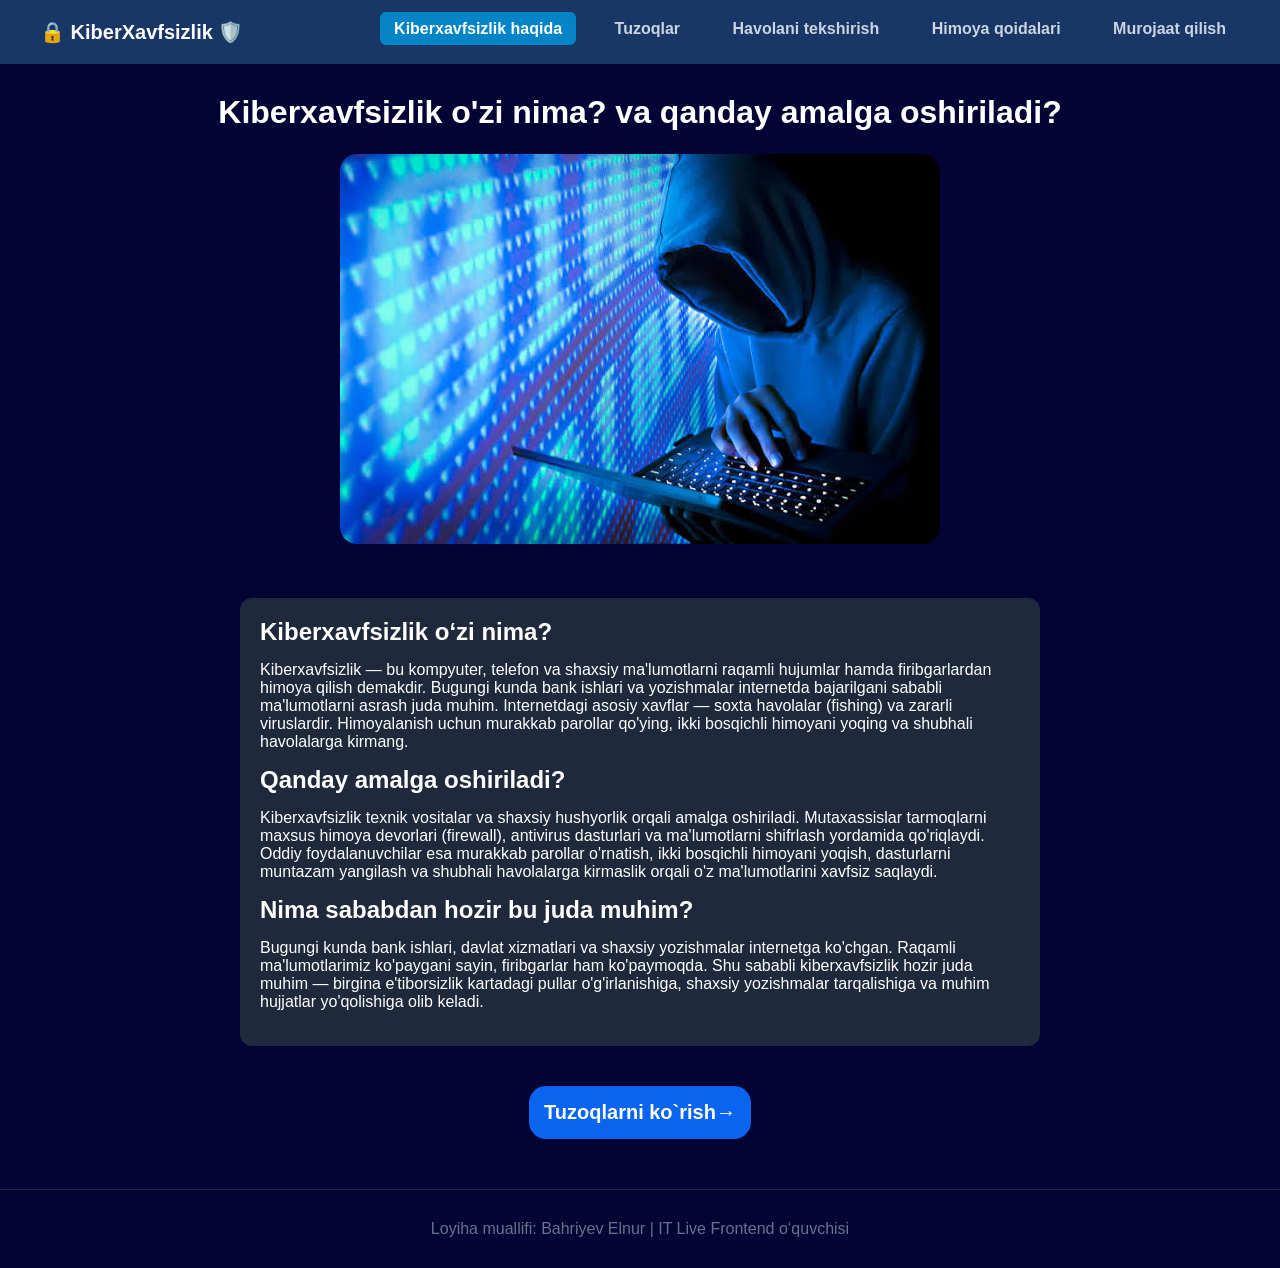
<file: index.html>
<!DOCTYPE html>
<html lang="en">
<head>
    <meta charset="UTF-8">
    <meta name="viewport" content="width=device-width, initial-scale=1.0">
    <title>Document</title>
    <link rel="stylesheet" href="style.css">
</head>
<body>
    <nav>
        <div class="logo"> 🔒 KiberXavfsizlik 🛡️ </div>
        <div class="links">
            <a href="index.html " class="active">Kiberxavfsizlik haqida</a>
            <a href="tuzoqlar.html">Tuzoqlar</a>
            <a href="./turlari.html"> Havolani tekshirish </a>
            <a href="./firibgar.html"> Himoya qoidalari</a>
            <a href="./murojat.html">Murojaat qilish</a>
           

        </div>
    </nav>
    <header>
        <h1>Kiberxavfsizlik o'zi nima? va qanday amalga oshiriladi?</h1>
      
        <img src="./images.jpg" alt="" class="image-style">
    </header>
    <main class="conatainer">
        <div class="main-box">
  <h2>Kiberxavfsizlik o‘zi nima?</h2>
   <p>Kiberxavfsizlik — bu kompyuter, telefon va shaxsiy ma'lumotlarni raqamli hujumlar hamda firibgarlardan himoya qilish demakdir. Bugungi kunda bank ishlari va yozishmalar internetda bajarilgani sababli ma'lumotlarni asrash juda muhim.
Internetdagi asosiy xavflar — soxta havolalar (fishing) va zararli viruslardir. Himoyalanish uchun murakkab parollar qo'ying, ikki bosqichli himoyani yoqing va shubhali havolalarga kirmang.</p>
<h2>Qanday amalga oshiriladi?</h2>
<p>Kiberxavfsizlik texnik vositalar va shaxsiy hushyorlik orqali amalga oshiriladi. Mutaxassislar tarmoqlarni maxsus himoya devorlari (firewall), antivirus dasturlari va ma'lumotlarni shifrlash yordamida qo'riqlaydi.
Oddiy foydalanuvchilar esa murakkab parollar o'rnatish, ikki bosqichli himoyani yoqish, dasturlarni muntazam yangilash va shubhali havolalarga kirmaslik orqali o'z ma'lumotlarini xavfsiz saqlaydi.</p>
 <h2>Nima sababdan hozir bu juda muhim?</h2>
 <p>Bugungi kunda bank ishlari, davlat xizmatlari va shaxsiy yozishmalar internetga ko'chgan. Raqamli ma'lumotlarimiz ko'paygani sayin, firibgarlar ham ko'paymoqda.
Shu sababli kiberxavfsizlik hozir juda muhim — birgina e'tiborsizlik kartadagi pullar o'g'irlanishiga, shaxsiy yozishmalar tarqalishiga va muhim hujjatlar yo'qolishiga olib keladi.</p>
        </div>
        <div class="ft-btn"> <a href="./tuzoqlar.html" class="btn">Tuzoqlarni ko`rish→</a> </div>
    
</main>

<footer>
     <p>Loyiha muallifi: Bahriyev Elnur | IT Live Frontend o‘quvchisi</p>

</footer>
</body>
</html>
</file>
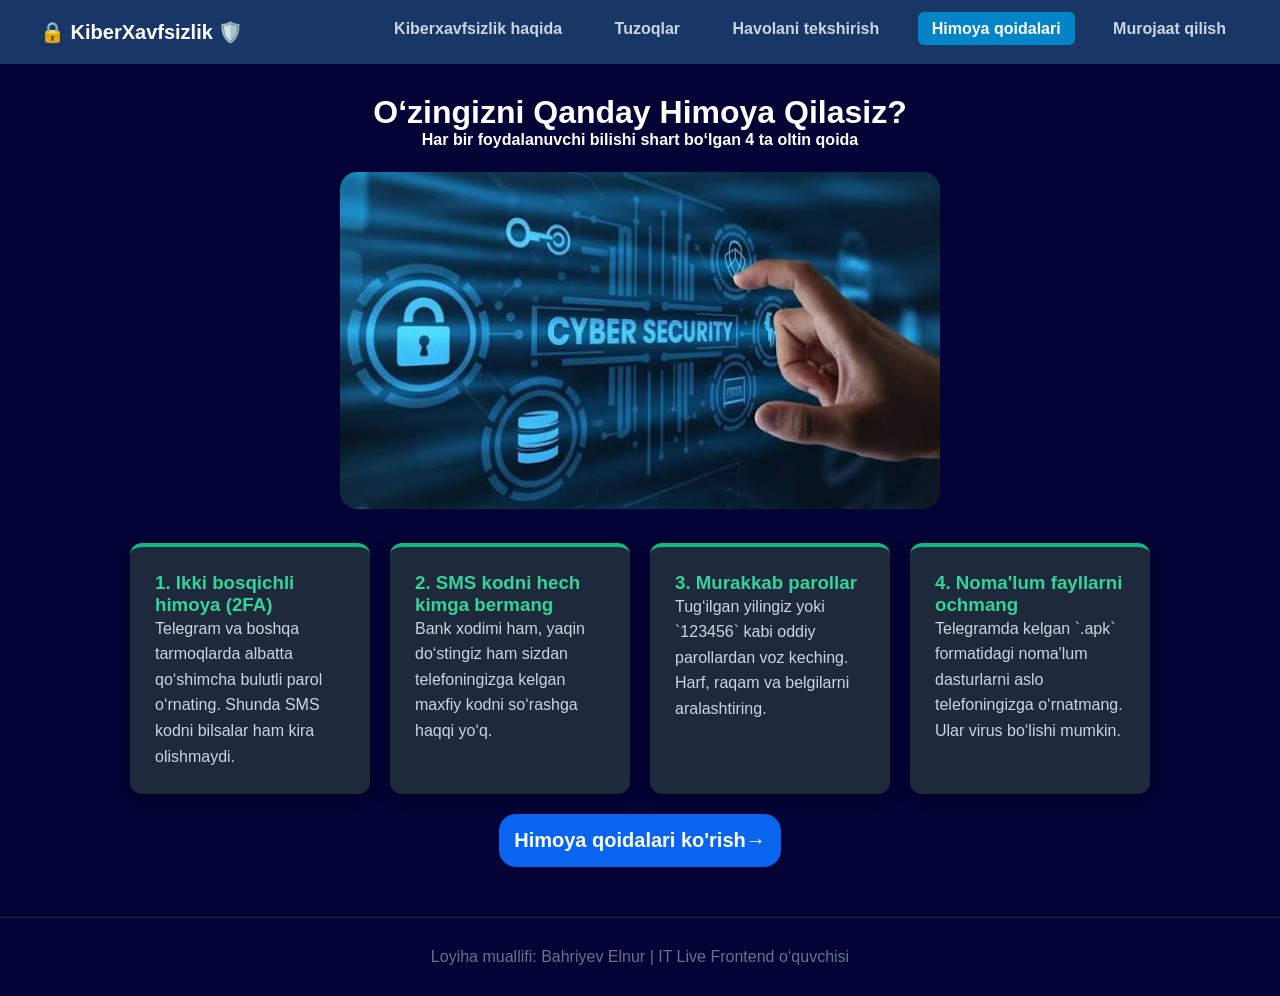
<file: firibgar.html>
<!DOCTYPE html>
<html lang="uz">
<head>
  <meta charset="UTF-8">
  <title>Himoya Qoidalari - KiberHimoya</title>
  <link rel="stylesheet" href="style.css">
</head>
<body>

    <nav>
        <div class="logo"> 🔒 KiberXavfsizlik 🛡️ </div>
        <div class="links">
            <a href="index.html ">Kiberxavfsizlik haqida</a>
            <a href="tuzoqlar.html">Tuzoqlar</a>
            <a href="./turlari.html"> Havolani tekshirish </a>
            <a href="./firibgar.html" class="active"> Himoya qoidalari</a>
            <a href="./murojat.html">Murojaat qilish</a>
           

        </div>
    </nav>

 <header>
    <h1>O‘zingizni Qanday Himoya Qilasiz?</h1>
    <p>Har bir foydalanuvchi bilishi shart bo‘lgan 4 ta oltin qoida</p>
    <img src="./imn.png" alt="" class="image-style">
  </header>

  <main class="container">
    <div class="cards">
      <div class="card safe">
        <h3>1. Ikki bosqichli himoya (2FA)</h3>
        <p>Telegram va boshqa tarmoqlarda albatta qo‘shimcha bulutli parol o‘rnating. Shunda SMS kodni bilsalar ham kira olishmaydi.</p>
      </div>

      <div class="card safe">
        <h3>2. SMS kodni hech kimga bermang</h3>
        <p>Bank xodimi ham, yaqin do‘stingiz ham sizdan telefoningizga kelgan maxfiy kodni so‘rashga haqqi yo‘q.</p>
      </div>

      <div class="card safe">
        <h3>3. Murakkab parollar</h3>
        <p>Tug‘ilgan yilingiz yoki `123456` kabi oddiy parollardan voz keching. Harf, raqam va belgilarni aralashtiring.</p>
      </div>

      <div class="card safe">
        <h3>4. Noma'lum fayllarni ochmang</h3>
        <p>Telegramda kelgan `.apk` formatidagi noma'lum dasturlarni aslo telefoningizga o‘rnatmang. Ular virus bo‘lishi mumkin.</p>
      </div>
    </div>

  </main>
          <div class="ft-btn"> <a href="./firibgar.html" class="btn">Himoya qoidalari ko'rish→</a> </div>


  <footer>
    <p>Loyiha muallifi: Bahriyev Elnur | IT Live Frontend o‘quvchisi</p>
  </footer>


</body>
</html>
</file>
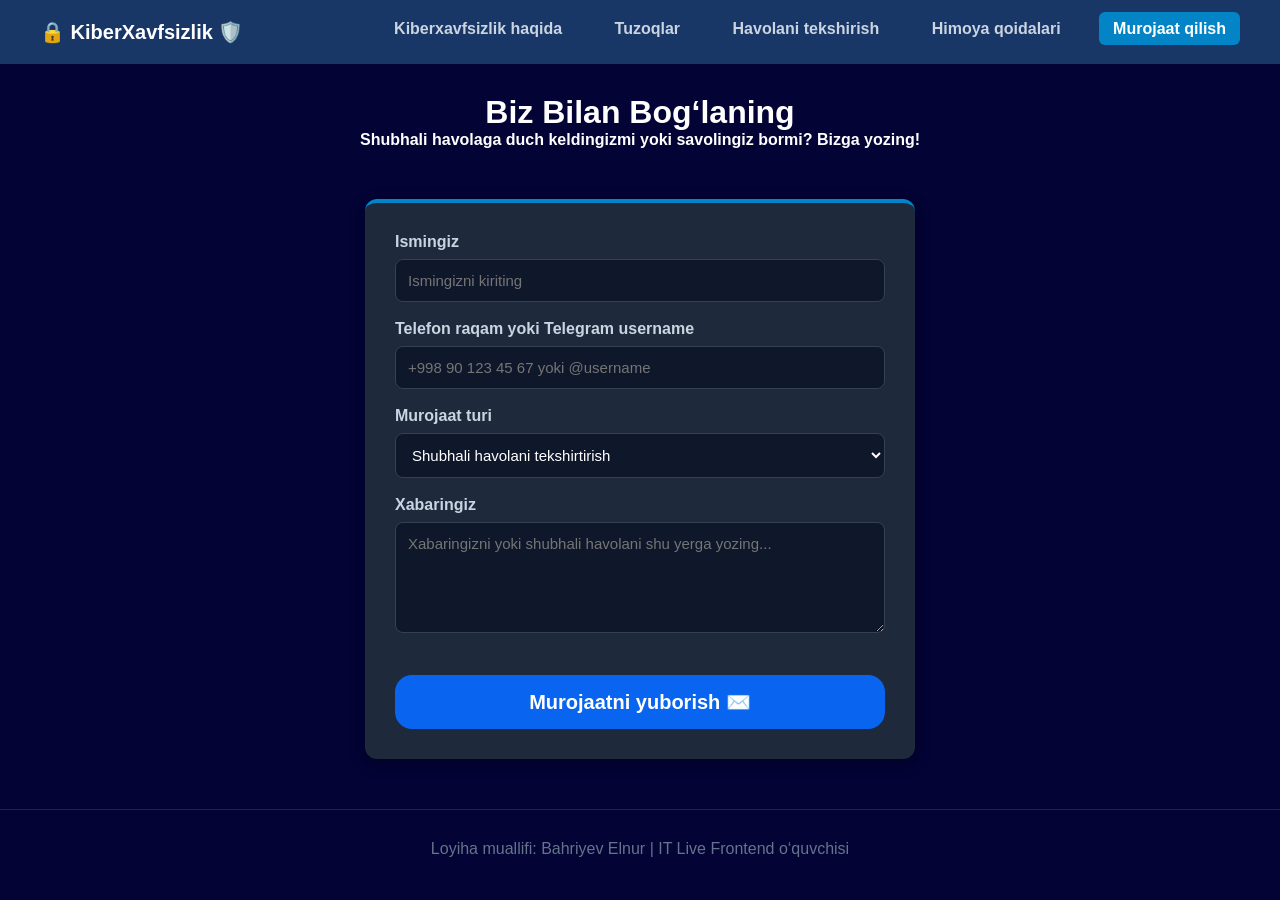
<file: murojat.html>
<!DOCTYPE html>
<html lang="uz">
<head>
    <meta charset="UTF-8">
    <meta name="viewport" content="width=device-width, initial-scale=1.0">
    <title>Murojaat qilish - KiberXavfsizlik</title>
    <link rel="stylesheet" href="style.css">
</head>
<body>
    <nav>
        <div class="logo"> 🔒 KiberXavfsizlik 🛡️ </div>
        <div class="links">
            <a href="index.html">Kiberxavfsizlik haqida</a>
            <a href="tuzoqlar.html">Tuzoqlar</a>
            <a href="./turlari.html">Havolani tekshirish</a>
            <a href="./firibgar.html">Himoya qoidalari</a>
            <a href="./murojat.html" class="active">Murojaat qilish</a>
        </div>
    </nav>

    <header>
        <h1>Biz Bilan Bog‘laning</h1>
        <p>Shubhali havolaga duch keldingizmi yoki savolingiz bormi? Bizga yozing!</p>
    </header>

    <main class="container">
        <div class="contact-box">
            <form action="#" method="POST">
                <div class="input-group">
                    <label for="name">Ismingiz</label>
                    <input type="text" id="name" name="name" placeholder="Ismingizni kiriting" required>
                </div>

                <div class="input-group">
                    <label for="contact">Telefon raqam yoki Telegram username</label>
                    <input type="text" id="contact" name="contact" placeholder="+998 90 123 45 67 yoki @username" required>
                </div>

                <div class="input-group">
                    <label for="topic">Murojaat turi</label>
                    <select id="topic" name="topic">
                        <option value="havola">Shubhali havolani tekshirtirish</option>
                        <option value="firibgar">Firibgarlik holati haqida xabar</option>
                        <option value="savol">Kiberxavfsizlik bo‘yicha savol</option>
                    </select>
                </div>

                <div class="input-group">
                    <label for="message">Xabaringiz</label>
                    <textarea id="message" name="message" rows="5" placeholder="Xabaringizni yoki shubhali havolani shu yerga yozing..." required></textarea>
                </div>

                <button type="submit" class="btn submit-btn">Murojaatni yuborish ✉️</button>
            </form>
        </div>
    </main>

    <footer>
        <p>Loyiha muallifi: Bahriyev Elnur | IT Live Frontend o‘quvchisi</p>
    </footer>
</body>
</html>
</file>
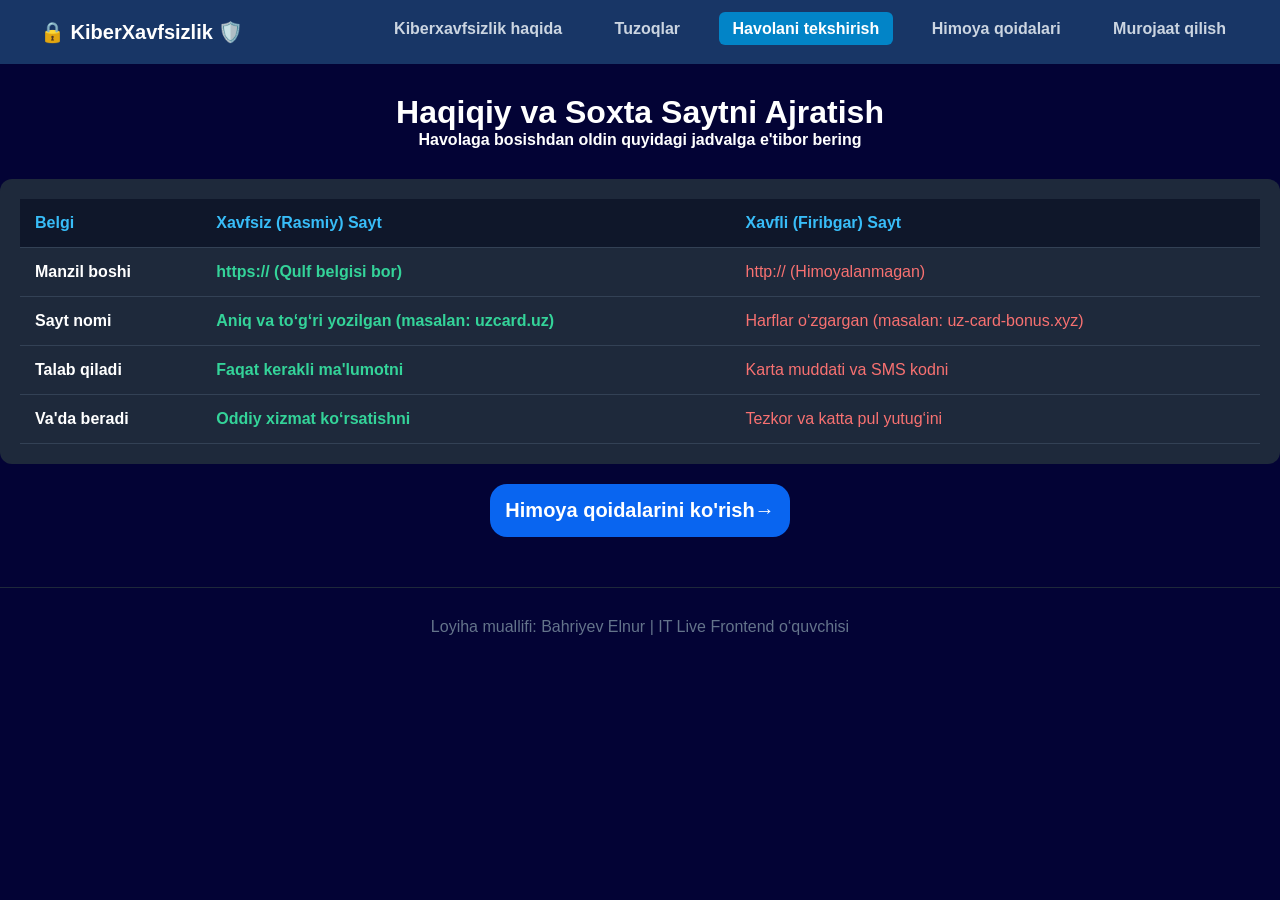
<file: turlari.html>
<!DOCTYPE html>
<html lang="uz">
<head>
  <meta charset="UTF-8">
  <title>Himoya Qoidalari - KiberHimoya</title>
  <link rel="stylesheet" href="style.css">
</head>
<body>
 <nav>
        <div class="logo"> 🔒 KiberXavfsizlik 🛡️ </div>
        <div class="links">
            <a href="index.html ">Kiberxavfsizlik haqida</a>
            <a href="tuzoqlar.html">Tuzoqlar</a>
            <a href="./turlari.html" class="active">  Havolani tekshirish</a>
            <a href="./firibgar.html"> Himoya qoidalari</a>
           <a href="./murojat.html">Murojaat qilish</a>

        </div>
    </nav>

  <header>
    <h1>Haqiqiy va Soxta Saytni Ajratish</h1>
    <p>Havolaga bosishdan oldin quyidagi jadvalga e'tibor bering</p>
  </header>

  <main class="container">
    <div class="table-box">
      <table>
        <thead>
          <tr>
            <th>Belgi</th>
            <th>Xavfsiz (Rasmiy) Sayt</th>
            <th>Xavfli (Firibgar) Sayt</th>
          </tr>
        </thead>
        <tbody>
          <tr>
            <td><strong>Manzil boshi</strong></td>
            <td class="text-green">https:// (Qulf belgisi bor)</td>
            <td class="text-red">http:// (Himoyalanmagan)</td>
          </tr>
          <tr>
            <td><strong>Sayt nomi</strong></td>
            <td class="text-green">Aniq va to‘g‘ri yozilgan (masalan: uzcard.uz)</td>
            <td class="text-red">Harflar o‘zgargan (masalan: uz-card-bonus.xyz)</td>
          </tr>
          <tr>
            <td><strong>Talab qiladi</strong></td>
            <td class="text-green">Faqat kerakli ma'lumotni</td>
            <td class="text-red">Karta muddati va SMS kodni</td>
          </tr>
          <tr>
            <td><strong>Va'da beradi</strong></td>
            <td class="text-green">Oddiy xizmat ko‘rsatishni</td>
            <td class="text-red">Tezkor va katta pul yutug‘ini</td>
          </tr>
        </tbody>
      </table>
    </div>

  </main>
<div class="ft-btn"> <a href="/firibgar.html" class="btn">Himoya qoidalarini ko'rish→</a> </div>
  <footer>
    <p>Loyiha muallifi: Bahriyev Elnur | IT Live Frontend o‘quvchisi</p>
  </footer>
</body>
</html>
</file>
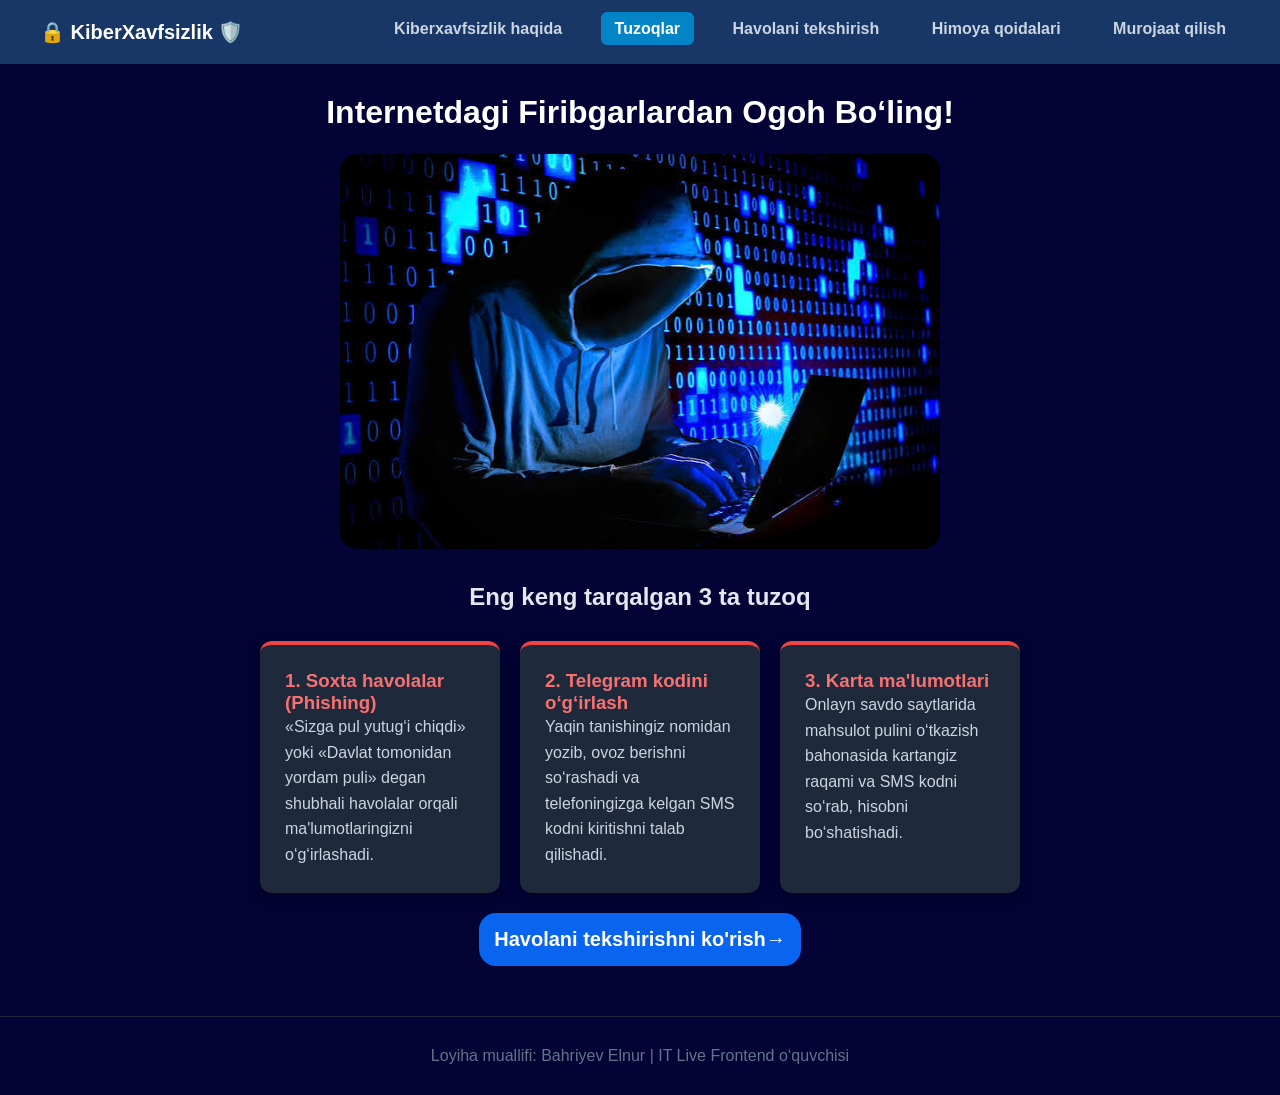
<file: tuzoqlar.html>
<!DOCTYPE html>
<html lang="uz">
<head>
  <meta charset="UTF-8">
  <title>KiberHimoya - Firibgarlardan Saqlaning</title>
  <link rel="stylesheet" href="style.css">
</head>
<body>
  <nav>
        <div class="logo"> 🔒 KiberXavfsizlik 🛡️ </div>
        <div class="links">
            <a href="index.html ">Kiberxavfsizlik haqida</a>
            <a href="tuzoqlar.html" class="active">Tuzoqlar</a>
            <a href="./turlari.html"> Havolani tekshirish</a>
            <a href="./firibgar.html"> Himoya qoidalari</a>
            <a href="./murojat.html">Murojaat qilish</a>
           

        </div>
    </nav>

  <header>
    <h1>Internetdagi Firibgarlardan Ogoh Bo‘ling!</h1>
   
    <img src="img.png" alt="Internet firibgarlari" class="image-style">
  </header>

  <main class="container">
    <h2 class="section-title">Eng keng tarqalgan 3 ta tuzoq</h2>

    <div class="cards">
      <div class="card danger">
        <h3>1. Soxta havolalar (Phishing)</h3>
        <p>«Sizga pul yutug‘i chiqdi» yoki «Davlat tomonidan yordam puli» degan shubhali havolalar orqali ma'lumotlaringizni o‘g‘irlashadi.</p>
      </div>

      <div class="card danger">
        <h3>2. Telegram kodini o‘g‘irlash</h3>
        <p>Yaqin tanishingiz nomidan yozib, ovoz berishni so‘rashadi va telefoningizga kelgan SMS kodni kiritishni talab qilishadi.</p>
      </div>

      <div class="card danger">
        <h3>3. Karta ma'lumotlari</h3>
        <p>Onlayn savdo saytlarida mahsulot pulini o‘tkazish bahonasida kartangiz raqami va SMS kodni so‘rab, hisobni bo‘shatishadi.</p>
      </div>
    </div>

  </main>
   <div class="ft-btn"> <a href="./turlari.html" class="btn">Havolani tekshirishni ko'rish→</a> </div>

  <footer>
    <p>Loyiha muallifi: Bahriyev Elnur | IT Live Frontend o‘quvchisi</p>
  </footer>

</body>
</html>
</file>
<file: style.css>
*{
    margin: 0px;
    padding: 0px;
    box-sizing: border-box;
    font-family: sans-serif;
}
body{
    background-color: rgb(3, 3, 53);
    justify-content: space-between;
    color: #fff;
   
  

}
nav{
    display: flex;
    justify-content: space-between;
    padding: 20px 40px;
    background-color: #183666; ;
}

.links a:hover.links a:focus ,.links a.active {
  background-color: #0284c7;
  color: white;
}
.links a{
    
  color: #cbd5e1;
  text-decoration: none;
  margin-left: 20px;
    padding: 8px 14px;
    border-radius: 6px;
    font-weight: bold;
    
}

header{
    display: block  ;
    text-align: center;
    padding : 30px;
    font-weight: bold;

    
    color: #fff;
}
.main-box{
    max-width: 800px;
    margin: 20px auto;
    background-color: #1e293b;
   padding: 20px;
   border-radius: 12px;
  

}
.logo{
    font-size: 20px;
    font-weight: bold;
   
}
.main-box h2{
    margin-bottom: 15px;
}
.main-box p{
    margin-bottom: 15px;
    
}
.image-style{
    margin-top: 23px;
    width: 600px;
    border-radius: 17px;
}
.btn{
    display: inline-block;
    align-items: center;
    background-color: #0965f0;
    border-radius: 17px;
    color: #fff;
    padding: 15px;
    font-size:20px;
    margin-top: 20px;
    text-decoration: none;
    font-weight: bold;
}
.ft-btn{
    text-align: center;
}

.section-title {
  text-align: center;
  margin-bottom: 30px;
  color: #e2e8f0;
}

.cards {
  display: flex;
  flex-wrap: wrap;
  gap: 20px;
  justify-content: center;
}

.card {
  background-color: #1e293b;
  padding: 25px;
  border-radius: 12px;
  width: 240px;
  box-shadow: 0 4px 15px rgba(0, 0, 0, 0.3);
}

.card.danger {
  border-top: 4px solid #ef4444;
}

.card.danger h3 {
  color: #f87171;
  margin-top: 0;
}

.card.safe {
  border-top: 4px solid #10b981;
}

.card.safe h3 {
  color: #34d399;
  margin-top: 0;
}

.card p {
  color: #cbd5e1;
  line-height: 1.6;
}

.table-box {
  background-color: #1e293b;
  padding: 20px;
  border-radius: 12px;
  overflow-x: auto;
}

table {
  width: 100%;
  border-collapse: collapse;
}

th, td {
  padding: 15px;
  text-align: left;
  border-bottom: 1px solid #334155;
}

th {
  background-color: #0f172a;
  color: #38bdf8;
}

.text-green {
  color: #34d399;
  font-weight: bold;
}

.text-red {
  color: #f87171;
}
/* Murojaat qilish sahifasi stillari */
.contact-box {
    max-width: 550px;
    margin: 20px auto;
    background-color: #1e293b;
    padding: 30px;
    border-radius: 12px;
    border-top: 4px solid #0284c7;
    box-shadow: 0 4px 15px rgba(0, 0, 0, 0.3);
}

.input-group {
    margin-bottom: 18px;
}

.input-group label {
    display: block;
    margin-bottom: 8px;
    color: #cbd5e1;
    font-weight: bold;
}

.input-group input,
.input-group select,
.input-group textarea {
    width: 100%;
    padding: 12px;
    background-color: #0f172a;
    border: 1px solid #334155;
    border-radius: 8px;
    color: #fff;
    font-size: 15px;
}

.input-group input:focus,
.input-group select:focus,
.input-group textarea:focus {
    outline: none;
    border-color: #38bdf8;
}

.submit-btn {
    width: 100%;
    border: none;
    cursor: pointer;
}


footer {
  text-align: center;
  padding: 30px;
  color: #64748b;
  margin-top: 50px;
  border-top: 1px solid #1e293b;
}
</file>
